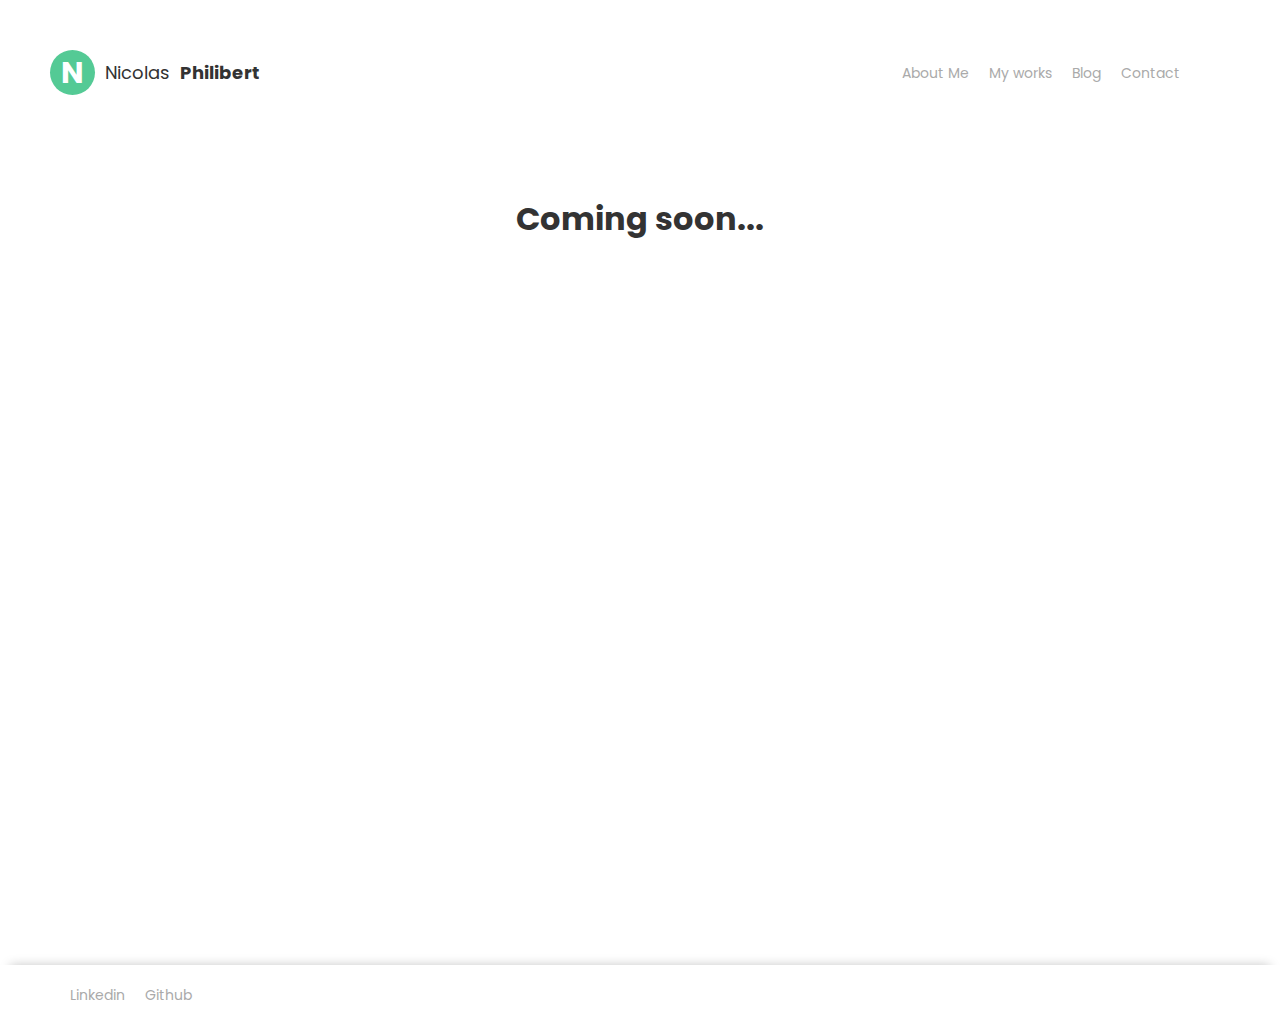
<file: blog.html>
<!DOCTYPE html>
<html lang="en">
  <head>
    <meta charset="UTF-8" />
    <meta http-equiv="X-UA-Compatible" content="IE=edge" />
    <meta name="viewport" content="width=device-width, initial-scale=1.0" />
    <link rel="stylesheet" href="./style/main.css" />
    <link rel="stylesheet" href="./style/mobile/mobile.css" />
    <link rel="preconnect" href="https://fonts.gstatic.com" />
    <link rel="shortcut icon" href="./img/IMG_1866.jpg" />
    <script defer src="./js/index.js" type="text/javascript"></script>
    <link
      href="https://fonts.googleapis.com/css2?family=Poppins&display=swap"
      rel="stylesheet"
    />
    <title>Nicolas Philibert</title>
  </head>
  <body>
    <header class="header">
      <a href="./index.html" class="name">
        <div class="cicle">N</div>
        <div>
          <span class="firstname">Nicolas</span>
          <span class="lastname">Philibert</span>
        </div>
      </a>

      <nav class="navbar">
        <ul class="nav-items">
          <li class="nav-item">
            <a href="./index.html">About Me</a>
          </li>

          <li class="nav-item">
            <a href="./works.html">My works</a>
          </li>

          <li class="nav-item last-item">
            <a href="./blog.html">Blog</a>
          </li>
          <li class="nav-item last-item">
            <a href="./index.html#question">Contact</a>
          </li>
        </ul>
      </nav>
      <div class="menu-btn">
        <span class="menu-btn__burger"></span>
      </div>
    </header>
    <section style="height: 80vh">
      <style>
        h1 {
          text-align: center;
          margin-top: 100px;
        }
      </style>
      <h1>Coming soon...</h1>
      <!-- <div class="portfolio_header_container">
        <h1 class="portfolio_header">Blogs</h1>
      </div>

      <div class="works_photos">
        <a class="work_link" href="./project1.html">
          <img src="./img/chatapp.svg" class="work" />
        </a>
        <a class="work_link" href="./project1.html">
          <img src="./img/chatapp.svg" class="work" />
        </a>
        <a class="work_link" href="./project1.html">
          <img src="./img/chatapp.svg" class="work" />
        </a>
      </div>
      <div class="works_photos works_photos_margin">
        <a class="work_link" href="./project1.html">
          <img src="./img/chatapp.svg" class="work" />
        </a>
        <a class="work_link" href="./project1.html">
          <img src="./img/chatapp.svg" class="work" />
        </a>
        <a class="work_link" href="./project1.html">
          <img src="./img/chatapp.svg" class="work" />
        </a>
      </div> -->
    </section>
    <section class="fotter">
      <div class="social_links">
        <a href="">Linkedin</a>
        <a href="">Github</a>
      </div>
    </section>
  </body>
</html>
</file>
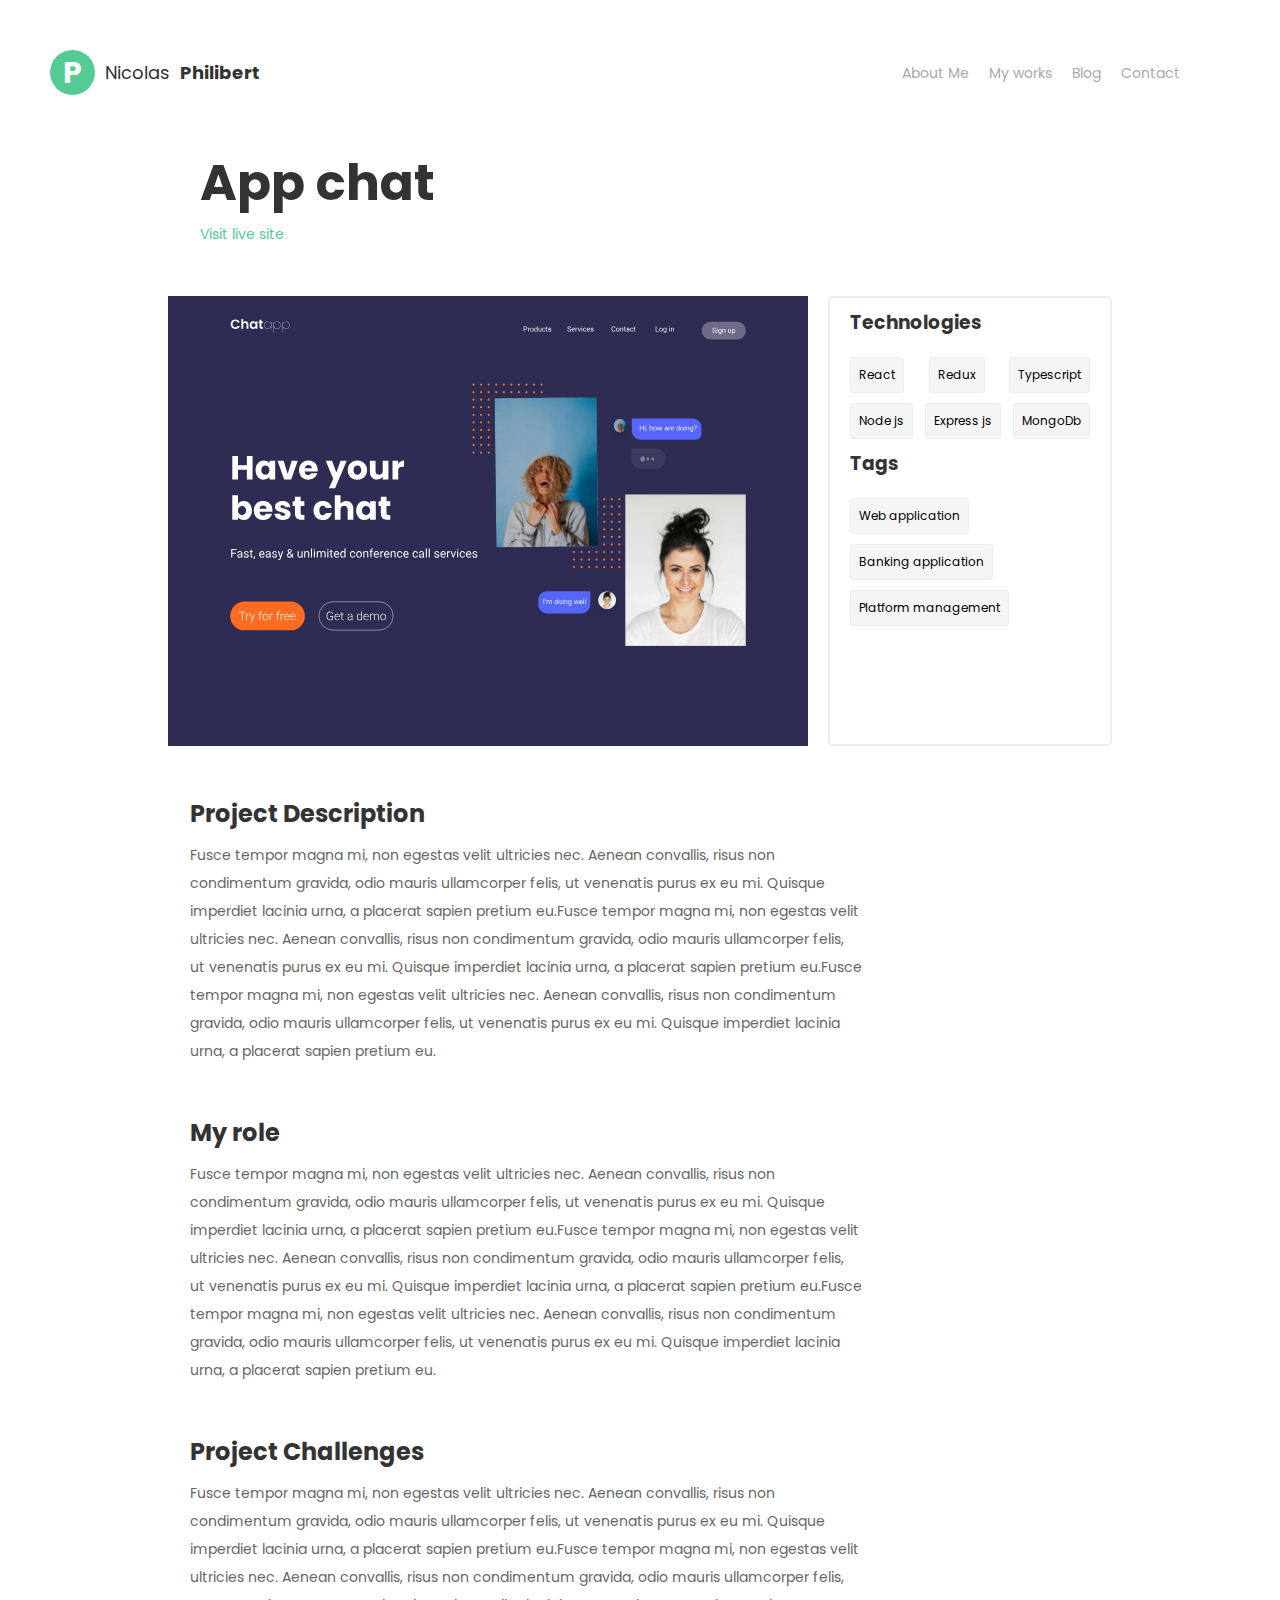
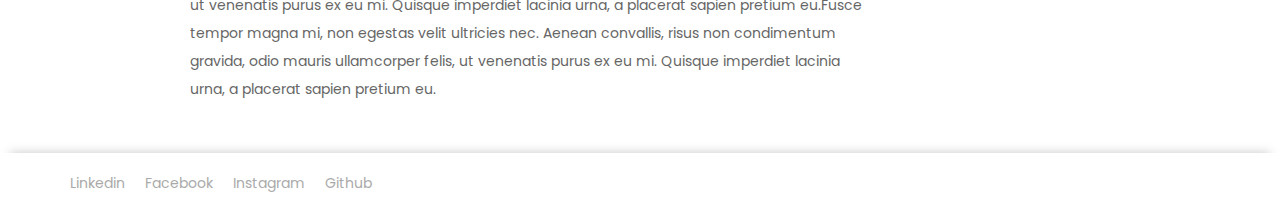
<file: project1.html>
<!DOCTYPE html>
<html lang="en">
  <head>
    <meta charset="UTF-8" />
    <meta http-equiv="X-UA-Compatible" content="IE=edge" />
    <meta name="viewport" content="width=device-width, initial-scale=1.0" />
    <link rel="stylesheet" href="./style/main.css" />
    <link rel="stylesheet" href="./style/mobile/mobile.css" />
    <link rel="preconnect" href="https://fonts.gstatic.com" />
    <script defer src="./js/index.js" type="text/javascript"></script>
    <link
      href="https://fonts.googleapis.com/css2?family=Poppins&display=swap"
      rel="stylesheet"
    />
    <title>Nicolas Philibert</title>
  </head>
  <body>
    <header class="header">
      <a href="./index.html" class="name">
        <div class="cicle">P</div>
        <div>
          <span class="firstname">Nicolas</span>
          <span class="lastname">Philibert</span>
        </div>
      </a>

      <nav class="navbar">
        <ul class="nav-items">
          <li class="nav-item">
            <a href="./index.html">About Me</a>
          </li>

          <li class="nav-item">
            <a href="./works.html">My works</a>
          </li>

          <li class="nav-item last-item">
            <a href="./blog.html">Blog</a>
          </li>
          <li class="nav-item last-item">
            <a href="./index.html#question">Contact</a>
          </li>
        </ul>
      </nav>
      <div class="menu-btn">
        <span class="menu-btn__burger"></span>
      </div>
    </header>
    <section class="projects">
      <div class="project_overview">
        <h1 class="project_name">App chat</h1>
        <a class="site">Visit live site</a>
      </div>

      <div class="slider_container">
        <div id="slider">
          <figure>
            <img src="./img/chatapp.svg" />
            <img src="./img/cesar-rincon-1024x1024.jpg" />
            <img src="./img/chatapp.svg" />
            <img src="./img/chatapp.svg" />
            <img src="./img/chatapp.svg" />
          </figure>
        </div>

        <div class="project_des">
          <h3 class="technologies_header">Technologies</h3>

          <div class="technologies">
            <div class="tech_item">React</div>
            <div class="tech_item">Redux</div>
            <div class="tech_item">Typescript</div>
            <div class="tech_item">Node js</div>
            <div class="tech_item">Express js</div>
            <div class="tech_item">MongoDb</div>
          </div>

          <h3 class="technologies_header">Tags</h3>

          <div class="technologies">
            <div class="tech_item">Web application</div>
            <div class="tech_item">Banking application</div>
            <div class="tech_item">Platform management</div>
          </div>
        </div>
      </div>
      <div class="project_explain_container">
        <h2 class="project_desc_header">Project Description</h2>
        <p class="project_explain">
          Fusce tempor magna mi, non egestas velit ultricies nec. Aenean
          convallis, risus non condimentum gravida, odio mauris ullamcorper
          felis, ut venenatis purus ex eu mi. Quisque imperdiet lacinia urna, a
          placerat sapien pretium eu.Fusce tempor magna mi, non egestas velit
          ultricies nec. Aenean convallis, risus non condimentum gravida, odio
          mauris ullamcorper felis, ut venenatis purus ex eu mi. Quisque
          imperdiet lacinia urna, a placerat sapien pretium eu.Fusce tempor
          magna mi, non egestas velit ultricies nec. Aenean convallis, risus non
          condimentum gravida, odio mauris ullamcorper felis, ut venenatis purus
          ex eu mi. Quisque imperdiet lacinia urna, a placerat sapien pretium
          eu.
        </p>

        <h2 class="project_desc_header">My role</h2>
        <p class="project_explain">
          Fusce tempor magna mi, non egestas velit ultricies nec. Aenean
          convallis, risus non condimentum gravida, odio mauris ullamcorper
          felis, ut venenatis purus ex eu mi. Quisque imperdiet lacinia urna, a
          placerat sapien pretium eu.Fusce tempor magna mi, non egestas velit
          ultricies nec. Aenean convallis, risus non condimentum gravida, odio
          mauris ullamcorper felis, ut venenatis purus ex eu mi. Quisque
          imperdiet lacinia urna, a placerat sapien pretium eu.Fusce tempor
          magna mi, non egestas velit ultricies nec. Aenean convallis, risus non
          condimentum gravida, odio mauris ullamcorper felis, ut venenatis purus
          ex eu mi. Quisque imperdiet lacinia urna, a placerat sapien pretium
          eu.
        </p>

        <h2 class="project_desc_header">Project Challenges</h2>
        <p class="project_explain">
          Fusce tempor magna mi, non egestas velit ultricies nec. Aenean
          convallis, risus non condimentum gravida, odio mauris ullamcorper
          felis, ut venenatis purus ex eu mi. Quisque imperdiet lacinia urna, a
          placerat sapien pretium eu.Fusce tempor magna mi, non egestas velit
          ultricies nec. Aenean convallis, risus non condimentum gravida, odio
          mauris ullamcorper felis, ut venenatis purus ex eu mi. Quisque
          imperdiet lacinia urna, a placerat sapien pretium eu.Fusce tempor
          magna mi, non egestas velit ultricies nec. Aenean convallis, risus non
          condimentum gravida, odio mauris ullamcorper felis, ut venenatis purus
          ex eu mi. Quisque imperdiet lacinia urna, a placerat sapien pretium
          eu.
        </p>
      </div>
    </section>
    <section class="fotter">
      <div class="social_links">
        <a href="">Linkedin</a>
        <a href="">Facebook</a>
        <a href="">Instagram</a>
        <a href="">Github</a>
      </div>
    </section>
  </body>
</html>
</file>
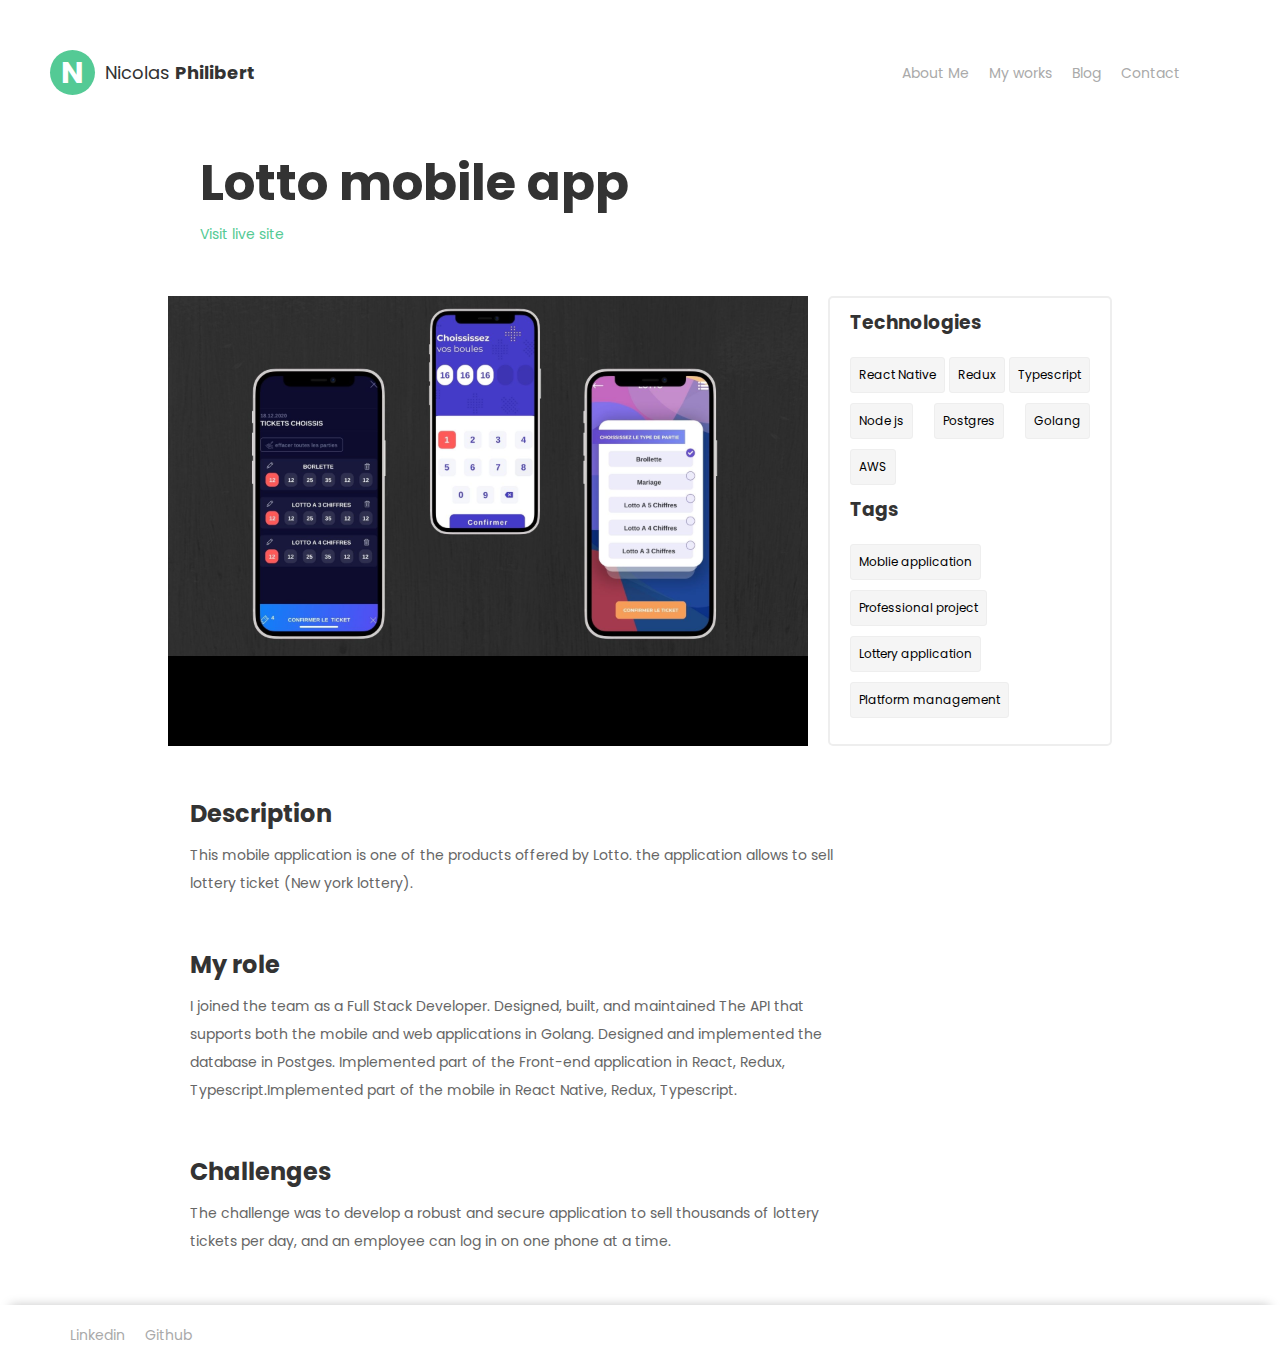
<file: project_1.html>
<!DOCTYPE html>
<html lang="en">
  <head>
    <meta charset="UTF-8" />
    <meta http-equiv="X-UA-Compatible" content="IE=edge" />
    <meta name="viewport" content="width=device-width, initial-scale=1.0" />
    <link rel="stylesheet" href="./style/main.css" />
    <link rel="stylesheet" href="./style/mobile/mobile.css" />
    <link rel="preconnect" href="https://fonts.gstatic.com" />
    <link rel="shortcut icon" href="./img/IMG_1866.jpg" />
    <script defer src="./js/index.js" type="text/javascript"></script>
    <link
      href="https://fonts.googleapis.com/css2?family=Poppins&display=swap"
      rel="stylesheet"
    />
    <title>Nicolas Philibert</title>
  </head>
  <body>
    <header class="header">
      <a href="./index.html" class="name">
        <div class="cicle">N</div>
        <span class="firstname">Nicolas</span>
        <span class="lastname">Philibert</span>
      </a>

      <nav class="navbar">
        <ul class="nav-items">
          <li class="nav-item">
            <a href="./index.html">About Me</a>
          </li>

          <li class="nav-item">
            <a href="./works.html">My works</a>
          </li>

          <li class="nav-item last-item">
            <a href="./blog.html">Blog</a>
          </li>
          <li class="nav-item last-item">
            <a href="./index.html#question">Contact</a>
          </li>
        </ul>
      </nav>
      <div class="menu-btn">
        <span class="menu-btn__burger"></span>
      </div>
    </header>
    <section class="projects">
      <div class="project_overview">
        <h1 class="project_name">Lotto mobile app</h1>
        <a class="site" href="https://lotto-six.vercel.app/" target="_blank"
          >Visit live site</a
        >
      </div>

      <div class="slider_container">
        <div id="slider" class="bg_color_black">
          <figure>
            <img src="./img/lotto_app_mobile_2 1.svg" />
            <img src="./img/lotto_app_mobile_3 1.svg" />
          </figure>
        </div>

        <div class="project_des">
          <h3 class="technologies_header">Technologies</h3>

          <div class="technologies">
            <div class="tech_item">React Native</div>
            <div class="tech_item">Redux</div>
            <div class="tech_item">Typescript</div>
            <div class="tech_item">Node js</div>
            <div class="tech_item">Postgres</div>
            <div class="tech_item">Golang</div>
            <div class="tech_item">AWS</div>
          </div>

          <h3 class="technologies_header">Tags</h3>

          <div class="technologies">
            <div class="tech_item">Moblie application</div>
            <div class="tech_item">Professional project</div>
            <div class="tech_item">Lottery application</div>

            <div class="tech_item">Platform management</div>
          </div>
        </div>
      </div>
      <div class="project_explain_container">
        <h2 class="project_desc_header">Description</h2>
        <p class="project_explain">
          This mobile application is one of the products offered by Lotto. the
          application allows to sell lottery ticket (New york lottery).
        </p>

        <h2 class="project_desc_header">My role</h2>
        <p class="project_explain">
          I joined the team as a Full Stack Developer. Designed, built, and
          maintained The API that supports both the mobile and web applications
          in Golang. Designed and implemented the database in Postges.
          Implemented part of the Front-end application in React, Redux,
          Typescript.Implemented part of the mobile in React Native, Redux,
          Typescript.
        </p>

        <h2 class="project_desc_header">Challenges</h2>

        <p class="project_explain">
          The challenge was to develop a robust and secure application to sell
          thousands of lottery tickets per day, and an employee can log in on
          one phone at a time.
        </p>
      </div>
    </section>
    <section class="fotter">
      <div class="social_links">
        <a href="">Linkedin</a>
        <a href="">Github</a>
      </div>
    </section>
  </body>
</html>
</file>
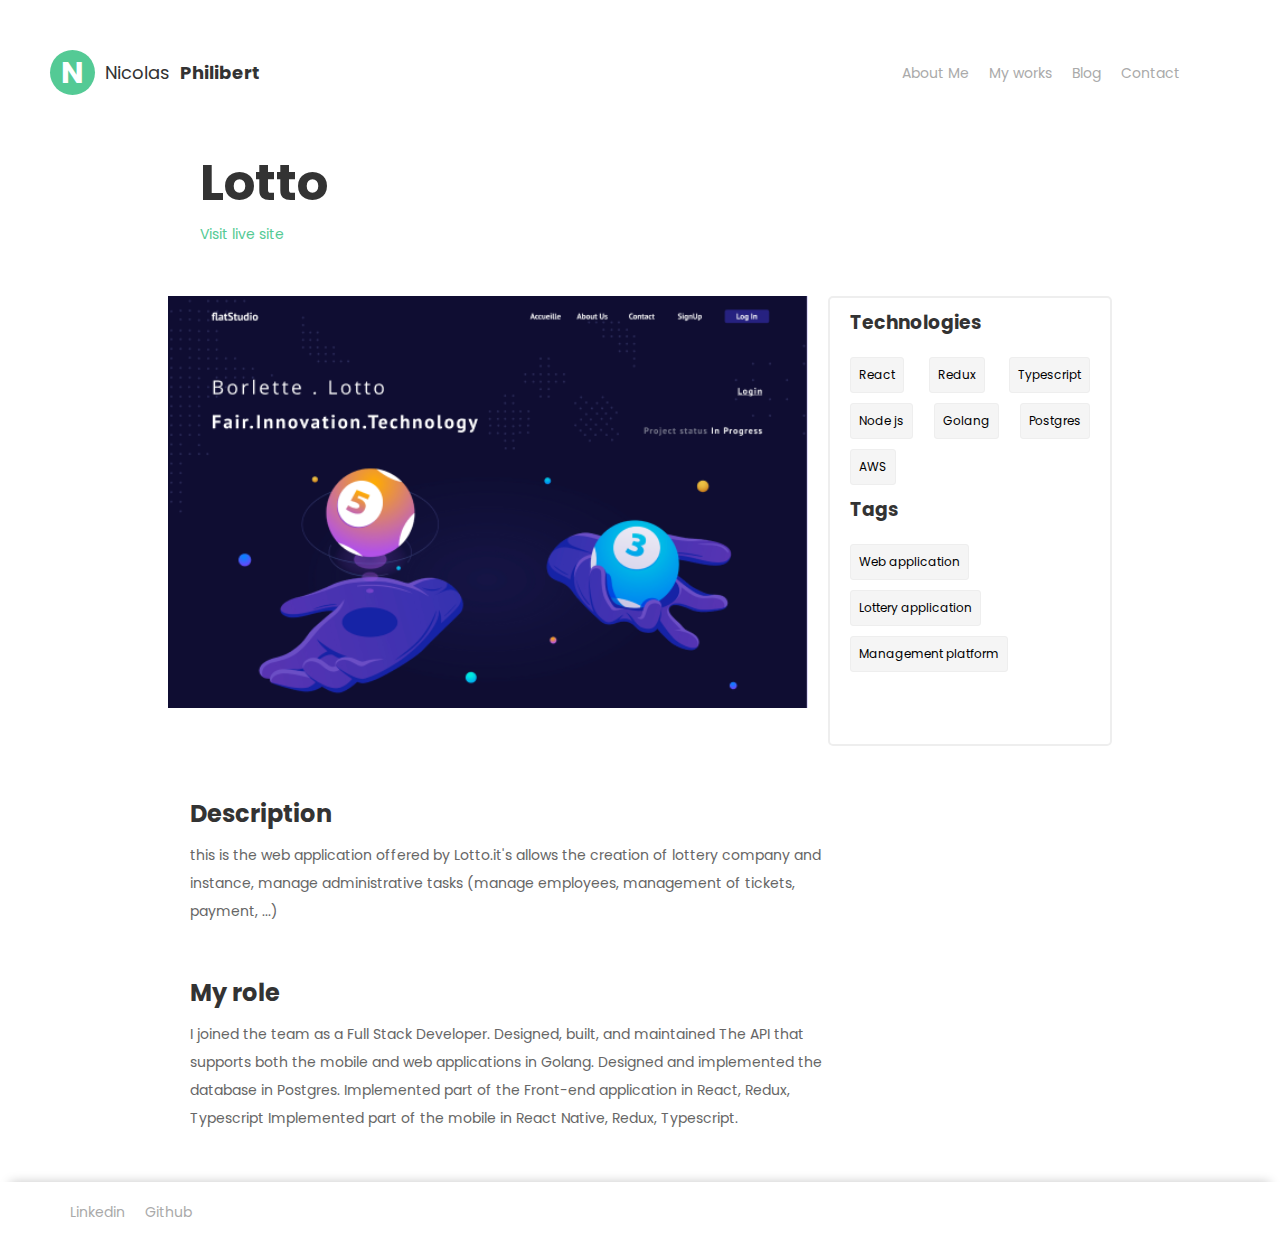
<file: project_2.html>
<!DOCTYPE html>
<html lang="en">
  <head>
    <meta charset="UTF-8" />
    <meta http-equiv="X-UA-Compatible" content="IE=edge" />
    <meta name="viewport" content="width=device-width, initial-scale=1.0" />
    <link rel="stylesheet" href="./style/main.css" />
    <link rel="stylesheet" href="./style/mobile/mobile.css" />
    <link rel="preconnect" href="https://fonts.gstatic.com" />
    <link rel="shortcut icon" href="./img/IMG_1866.jpg" />
    <script defer src="./js/index.js" type="text/javascript"></script>
    <link
      href="https://fonts.googleapis.com/css2?family=Poppins&display=swap"
      rel="stylesheet"
    />
    <title>Nicolas Philibert</title>
  </head>
  <body>
    <header class="header">
      <a href="./index.html" class="name">
        <div class="cicle">N</div>
        <div>
          <span class="firstname">Nicolas</span>
          <span class="lastname">Philibert</span>
        </div>
      </a>

      <nav class="navbar">
        <ul class="nav-items">
          <li class="nav-item">
            <a href="./index.html">About Me</a>
          </li>

          <li class="nav-item">
            <a href="./works.html">My works</a>
          </li>

          <li class="nav-item last-item">
            <a href="./blog.html">Blog</a>
          </li>
          <li class="nav-item last-item">
            <a href="./index.html#question">Contact</a>
          </li>
        </ul>
      </nav>
      <div class="menu-btn">
        <span class="menu-btn__burger"></span>
      </div>
    </header>
    <section class="projects">
      <div class="project_overview">
        <h1 class="project_name">Lotto</h1>
        <a class="site" href="https://lotto-six.vercel.app/" target="_blank"
          >Visit live site</a
        >
      </div>

      <div class="slider_container">
        <div id="slider">
          <figure>
            <img src="./img/lotto_landing_page 1.svg" />
            <img src="./img/lotto_landing_page 1.svg" />
            <img src="./img/lotto_landing_page 1.svg" />
          </figure>
        </div>

        <div class="project_des">
          <h3 class="technologies_header">Technologies</h3>

          <div class="technologies">
            <div class="tech_item">React</div>
            <div class="tech_item">Redux</div>
            <div class="tech_item">Typescript</div>
            <div class="tech_item">Node js</div>
            <div class="tech_item">Golang</div>
            <div class="tech_item">Postgres</div>
            <div class="tech_item">AWS</div>
          </div>

          <h3 class="technologies_header">Tags</h3>

          <div class="technologies">
            <div class="tech_item">Web application</div>
            <div class="tech_item">Lottery application</div>
            <div class="tech_item">Management platform</div>
          </div>
        </div>
      </div>
      <div class="project_explain_container">
        <h2 class="project_desc_header">Description</h2>
        <p class="project_explain">
          this is the web application offered by Lotto.it's allows the creation
          of lottery company and instance, manage administrative tasks (manage
          employees, management of tickets, payment, ...)
        </p>

        <h2 class="project_desc_header">My role</h2>
        <p class="project_explain">
          I joined the team as a Full Stack Developer. Designed, built, and
          maintained The API that supports both the mobile and web applications
          in Golang. Designed and implemented the database in Postgres.
          Implemented part of the Front-end application in React, Redux,
          Typescript Implemented part of the mobile in React Native, Redux,
          Typescript.
        </p>

        <!-- <h2 class="project_desc_header">Project Challenges</h2>
        <p class="project_explain">
        
        </p> -->
      </div>
    </section>
    <section class="fotter">
      <div class="social_links">
        <a href="">Linkedin</a>
        <a href="">Github</a>
      </div>
    </section>
  </body>
</html>
</file>
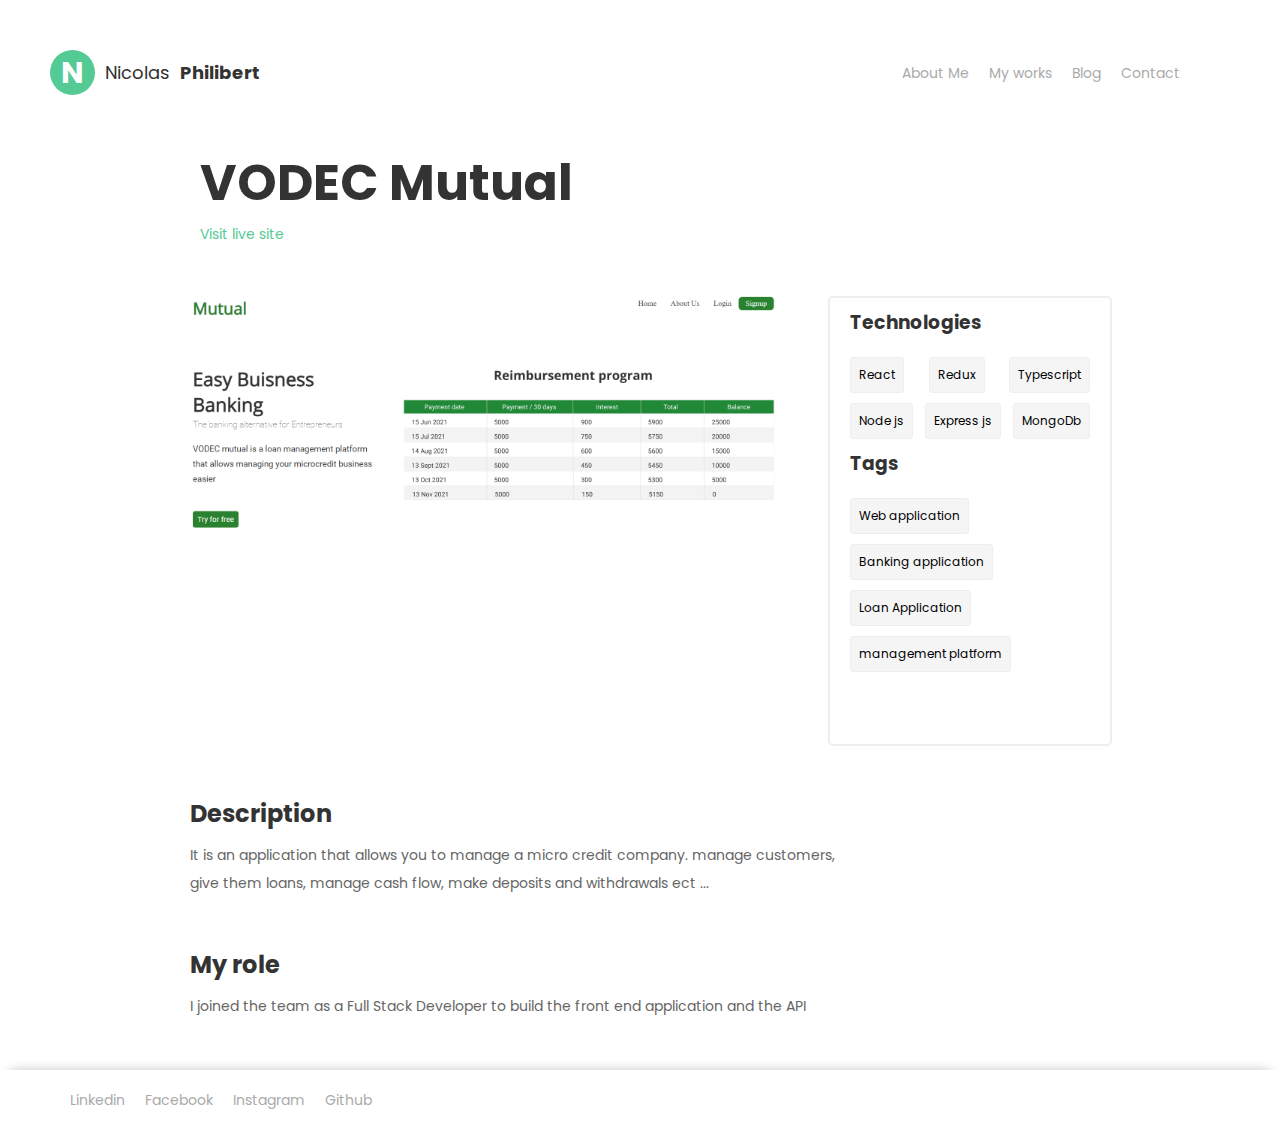
<file: project_3.html>
<!DOCTYPE html>
<html lang="en">
  <head>
    <meta charset="UTF-8" />
    <meta http-equiv="X-UA-Compatible" content="IE=edge" />
    <meta name="viewport" content="width=device-width, initial-scale=1.0" />
    <link rel="stylesheet" href="./style/main.css" />
    <link rel="stylesheet" href="./style/mobile/mobile.css" />
    <link rel="preconnect" href="https://fonts.gstatic.com" />
    <link rel="shortcut icon" href="./img/IMG_1866.jpg" />
    <script defer src="./js/index.js" type="text/javascript"></script>
    <link
      href="https://fonts.googleapis.com/css2?family=Poppins&display=swap"
      rel="stylesheet"
    />
    <title>Nicolas Philibert</title>
  </head>
  <body>
    <header class="header">
      <a href="./index.html" class="name">
        <div class="cicle">N</div>
        <div>
          <span class="firstname">Nicolas</span>
          <span class="lastname">Philibert</span>
        </div>
      </a>

      <nav class="navbar">
        <ul class="nav-items">
          <li class="nav-item">
            <a href="./index.html">About Me</a>
          </li>

          <li class="nav-item">
            <a href="./works.html">My works</a>
          </li>

          <li class="nav-item last-item">
            <a href="./blog.html">Blog</a>
          </li>
          <li class="nav-item last-item">
            <a href="./index.html#question">Contact</a>
          </li>
        </ul>
      </nav>
      <div class="menu-btn">
        <span class="menu-btn__burger"></span>
      </div>
    </header>
    <section class="projects">
      <div class="project_overview">
        <h1 class="project_name">VODEC Mutual</h1>
        <a
          class="site"
          href="https://vodecmutual.herokuapp.com/"
          target="_blank"
          >Visit live site
        </a>
      </div>

      <div class="slider_container">
        <div id="slider">
          <figure>
            <img src="/img/m1.PNG" />
            <img src="./img/m2.PNG" />
            <img src="./img/m3.PNG" />
          </figure>
        </div>

        <div class="project_des">
          <h3 class="technologies_header">Technologies</h3>

          <div class="technologies">
            <div class="tech_item">React</div>
            <div class="tech_item">Redux</div>
            <div class="tech_item">Typescript</div>
            <div class="tech_item">Node js</div>
            <div class="tech_item">Express js</div>
            <div class="tech_item">MongoDb</div>
          </div>

          <h3 class="technologies_header">Tags</h3>

          <div class="technologies">
            <div class="tech_item">Web application</div>
            <div class="tech_item">Banking application</div>
            <div class="tech_item">Loan Application</div>
            <div class="tech_item">management platform</div>
          </div>
        </div>
      </div>
      <div class="project_explain_container">
        <h2 class="project_desc_header">Description</h2>
        <p class="project_explain">
          It is an application that allows you to manage a micro credit company.
          manage customers, give them loans, manage cash flow, make deposits and
          withdrawals ect ...
        </p>

        <h2 class="project_desc_header">My role</h2>
        <p class="project_explain">
          I joined the team as a Full Stack Developer to build the front end
          application and the API
        </p>

        <!-- <h2 class="project_desc_header">Project Challenges</h2>
        <p class="project_explain">
          
        </p> -->
      </div>
    </section>
    <section class="fotter">
      <div class="social_links">
        <a href="">Linkedin</a>
        <a href="">Facebook</a>
        <a href="">Instagram</a>
        <a href="">Github</a>
      </div>
    </section>
  </body>
</html>
</file>
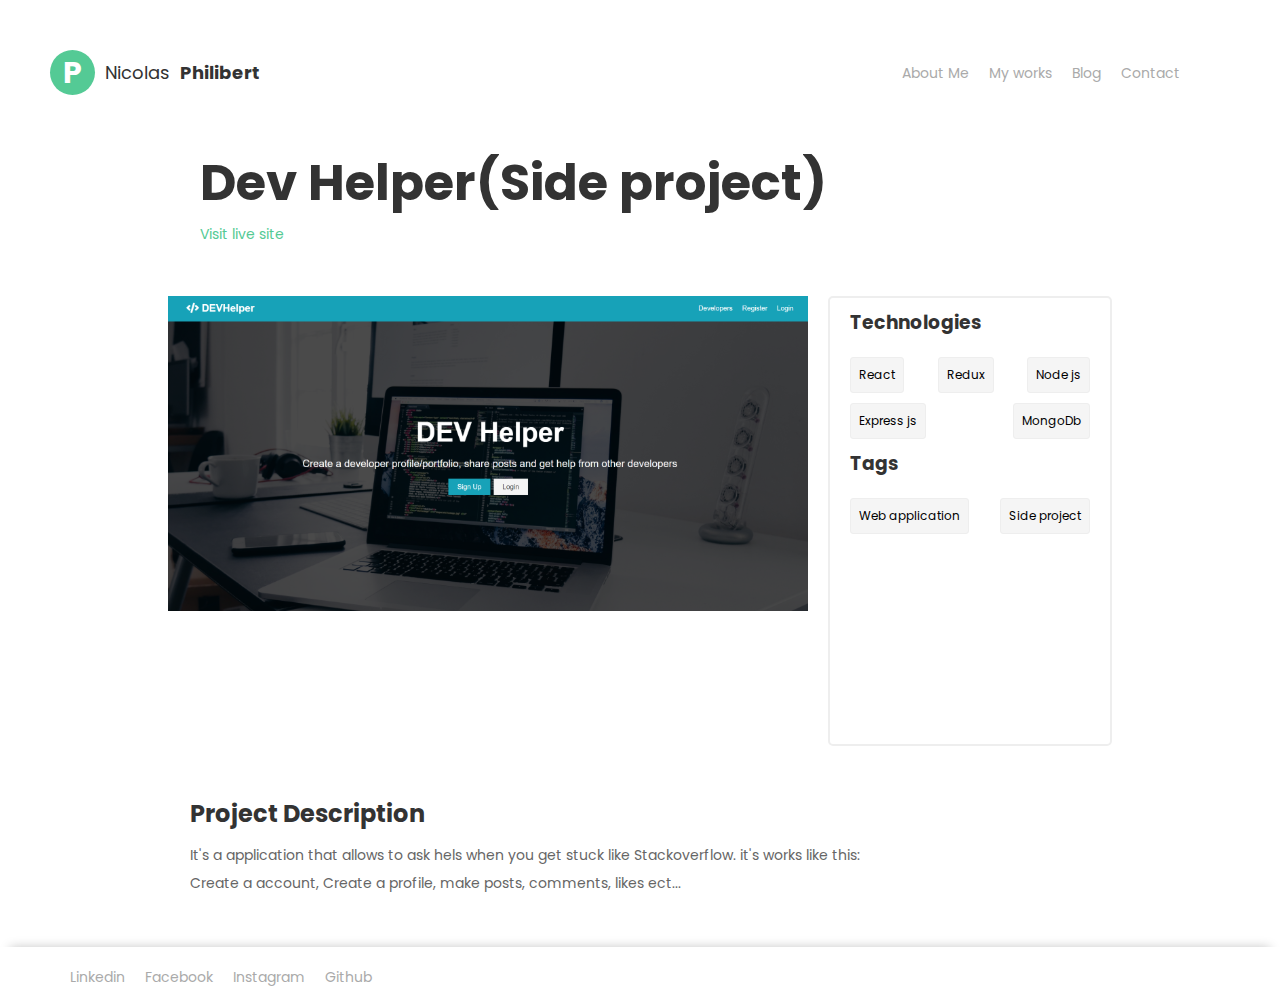
<file: project_4.html>
<!DOCTYPE html>
<html lang="en">
  <head>
    <meta charset="UTF-8" />
    <meta http-equiv="X-UA-Compatible" content="IE=edge" />
    <meta name="viewport" content="width=device-width, initial-scale=1.0" />
    <link rel="stylesheet" href="./style/main.css" />
    <link rel="stylesheet" href="./style/mobile/mobile.css" />
    <link rel="preconnect" href="https://fonts.gstatic.com" />
    <script defer src="./js/index.js" type="text/javascript"></script>
    <link
      href="https://fonts.googleapis.com/css2?family=Poppins&display=swap"
      rel="stylesheet"
    />
    <title>Nicolas Philibert</title>
  </head>
  <body>
    <header class="header">
      <a href="./index.html" class="name">
        <div class="cicle">P</div>
        <div>
          <span class="firstname">Nicolas</span>
          <span class="lastname">Philibert</span>
        </div>
      </a>

      <nav class="navbar">
        <ul class="nav-items">
          <li class="nav-item">
            <a href="./index.html">About Me</a>
          </li>

          <li class="nav-item">
            <a href="./works.html">My works</a>
          </li>

          <li class="nav-item last-item">
            <a href="./blog.html">Blog</a>
          </li>
          <li class="nav-item last-item">
            <a href="./index.html#question">Contact</a>
          </li>
        </ul>
      </nav>
      <div class="menu-btn">
        <span class="menu-btn__burger"></span>
      </div>
    </header>
    <section class="projects">
      <div class="project_overview">
        <h1 class="project_name">Dev Helper(Side project)</h1>
        <a class="site" href="/project_3.html" target="_blank"
          >Visit live site</a
        >
      </div>

      <div class="slider_container">
        <div id="slider">
          <figure>
            <img src="./img/devHelper 1.svg" />
            <img src="./img/devHelper 1.svg" />
          </figure>
        </div>

        <div class="project_des">
          <h3 class="technologies_header">Technologies</h3>

          <div class="technologies">
            <div class="tech_item">React</div>
            <div class="tech_item">Redux</div>
            <div class="tech_item">Node js</div>
            <div class="tech_item">Express js</div>
            <div class="tech_item">MongoDb</div>
          </div>

          <h3 class="technologies_header">Tags</h3>

          <div class="technologies">
            <div class="tech_item">Web application</div>
            <div class="tech_item">Side project</div>
          </div>
        </div>
      </div>
      <div class="project_explain_container">
        <h2 class="project_desc_header">Project Description</h2>
        <p class="project_explain">
          It's a application that allows to ask hels when you get stuck like
          Stackoverflow. it's works like this: Create a account, Create a
          profile, make posts, comments, likes ect...
        </p>

        <!-- <h2 class="project_desc_header">My role</h2>
        <p class="project_explain">
          Fusce tempor magna mi, non egestas velit ultricies nec. Aenean
          convallis, risus non condimentum gravida, odio mauris ullamcorper
          felis, ut venenatis purus ex eu mi. Quisque imperdiet lacinia urna, a
          placerat sapien pretium eu.Fusce tempor magna mi, non egestas velit
          ultricies nec. Aenean convallis, risus non condimentum gravida, odio
          mauris ullamcorper felis, ut venenatis purus ex eu mi. Quisque
          imperdiet lacinia urna, a placerat sapien pretium eu.Fusce tempor
          magna mi, non egestas velit ultricies nec. Aenean convallis, risus non
          condimentum gravida, odio mauris ullamcorper felis, ut venenatis purus
          ex eu mi. Quisque imperdiet lacinia urna, a placerat sapien pretium
          eu.
        </p>

        <h2 class="project_desc_header">Project Challenges</h2>
        <p class="project_explain">
          Fusce tempor magna mi, non egestas velit ultricies nec. Aenean
          convallis, risus non condimentum gravida, odio mauris ullamcorper
          felis, ut venenatis purus ex eu mi. Quisque imperdiet lacinia urna, a
          placerat sapien pretium eu.Fusce tempor magna mi, non egestas velit
          ultricies nec. Aenean convallis, risus non condimentum gravida, odio
          mauris ullamcorper felis, ut venenatis purus ex eu mi. Quisque
          imperdiet lacinia urna, a placerat sapien pretium eu.Fusce tempor
          magna mi, non egestas velit ultricies nec. Aenean convallis, risus non
          condimentum gravida, odio mauris ullamcorper felis, ut venenatis purus
          ex eu mi. Quisque imperdiet lacinia urna, a placerat sapien pretium
          eu.
        </p> -->
      </div>
    </section>
    <section class="fotter">
      <div class="social_links">
        <a href="">Linkedin</a>
        <a href="">Facebook</a>
        <a href="">Instagram</a>
        <a href="">Github</a>
      </div>
    </section>
  </body>
</html>
</file>
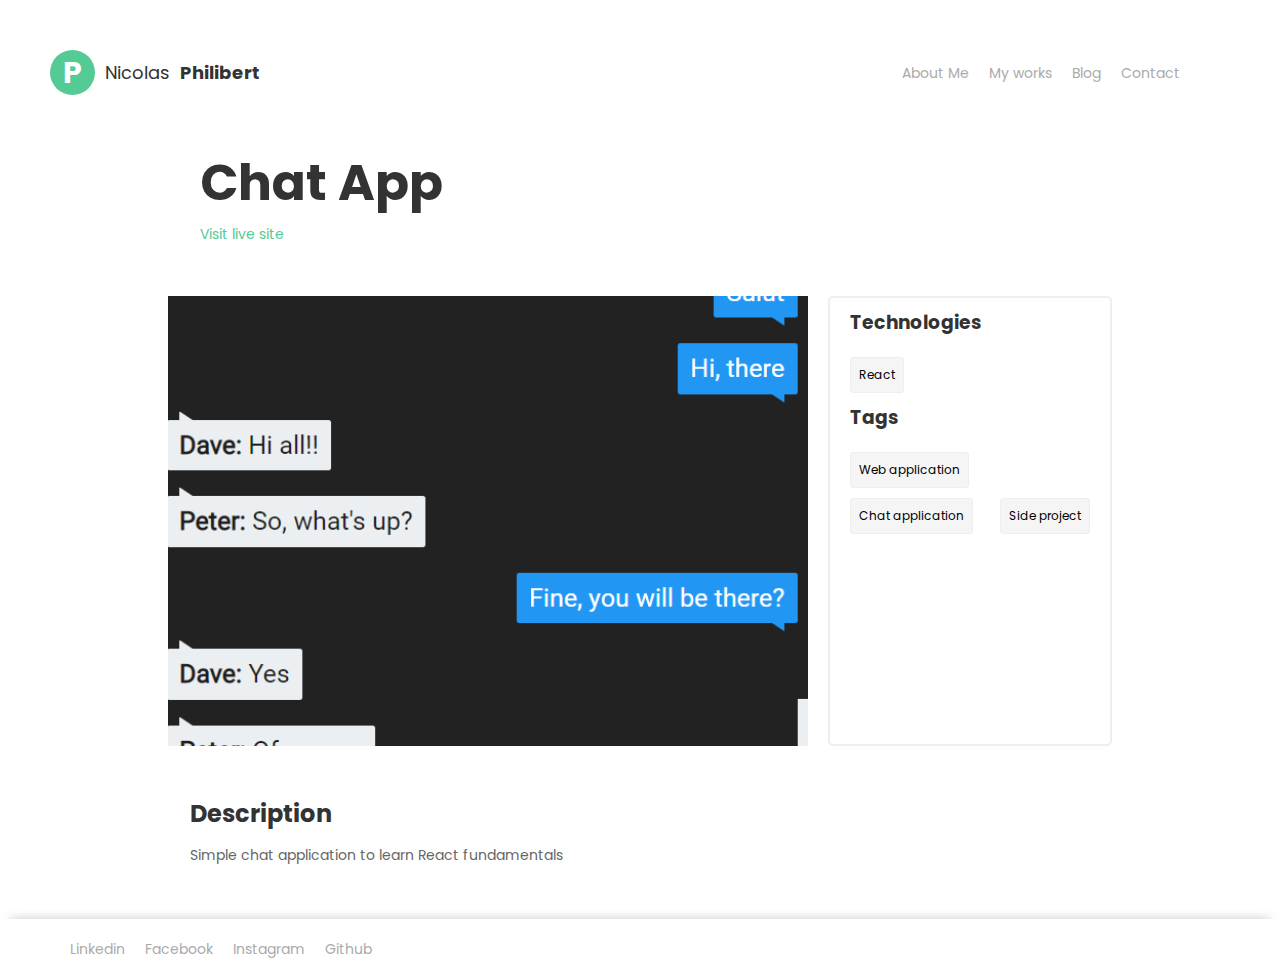
<file: project_5.html>
<!DOCTYPE html>
<html lang="en">
  <head>
    <meta charset="UTF-8" />
    <meta http-equiv="X-UA-Compatible" content="IE=edge" />
    <meta name="viewport" content="width=device-width, initial-scale=1.0" />
    <link rel="stylesheet" href="./style/main.css" />
    <link rel="stylesheet" href="./style/mobile/mobile.css" />
    <link rel="preconnect" href="https://fonts.gstatic.com" />
    <script defer src="./js/index.js" type="text/javascript"></script>
    <link
      href="https://fonts.googleapis.com/css2?family=Poppins&display=swap"
      rel="stylesheet"
    />
    <title>Nicolas Philibert</title>
  </head>
  <body>
    <header class="header">
      <a href="./index.html" class="name">
        <div class="cicle">P</div>
        <div>
          <span class="firstname">Nicolas</span>
          <span class="lastname">Philibert</span>
        </div>
      </a>

      <nav class="navbar">
        <ul class="nav-items">
          <li class="nav-item">
            <a href="./index.html">About Me</a>
          </li>

          <li class="nav-item">
            <a href="./works.html">My works</a>
          </li>

          <li class="nav-item last-item">
            <a href="./blog.html">Blog</a>
          </li>
          <li class="nav-item last-item">
            <a href="./index.html#question">Contact</a>
          </li>
        </ul>
      </nav>
      <div class="menu-btn">
        <span class="menu-btn__burger"></span>
      </div>
    </header>
    <section class="projects">
      <div class="project_overview">
        <h1 class="project_name">Chat App</h1>
        <a class="site" href="/project_5.html">Visit live site</a>
      </div>

      <div class="slider_container">
        <div id="slider">
          <figure>
            <img src="./img/chat_app_mobile 1.svg" />
            <img src="./img/chat_app_mobile 1.svg" />
            <img src="./img/chat_app_mobile 1.svg" />
            <img src="./img/chat_app_mobile 1.svg" />
          </figure>
        </div>

        <div class="project_des">
          <h3 class="technologies_header">Technologies</h3>

          <div class="technologies">
            <div class="tech_item">React</div>
          </div>

          <h3 class="technologies_header">Tags</h3>

          <div class="technologies">
            <div class="tech_item">Web application</div>
            <div class="tech_item">Chat application</div>
            <div class="tech_item">Side project</div>
          </div>
        </div>
      </div>
      <div class="project_explain_container">
        <h2 class="project_desc_header">Description</h2>
        <p class="project_explain">
          Simple chat application to learn React fundamentals
        </p>
      </div>
    </section>
    <section class="fotter">
      <div class="social_links">
        <a href="">Linkedin</a>
        <a href="">Facebook</a>
        <a href="">Instagram</a>
        <a href="">Github</a>
      </div>
    </section>
  </body>
</html>
</file>
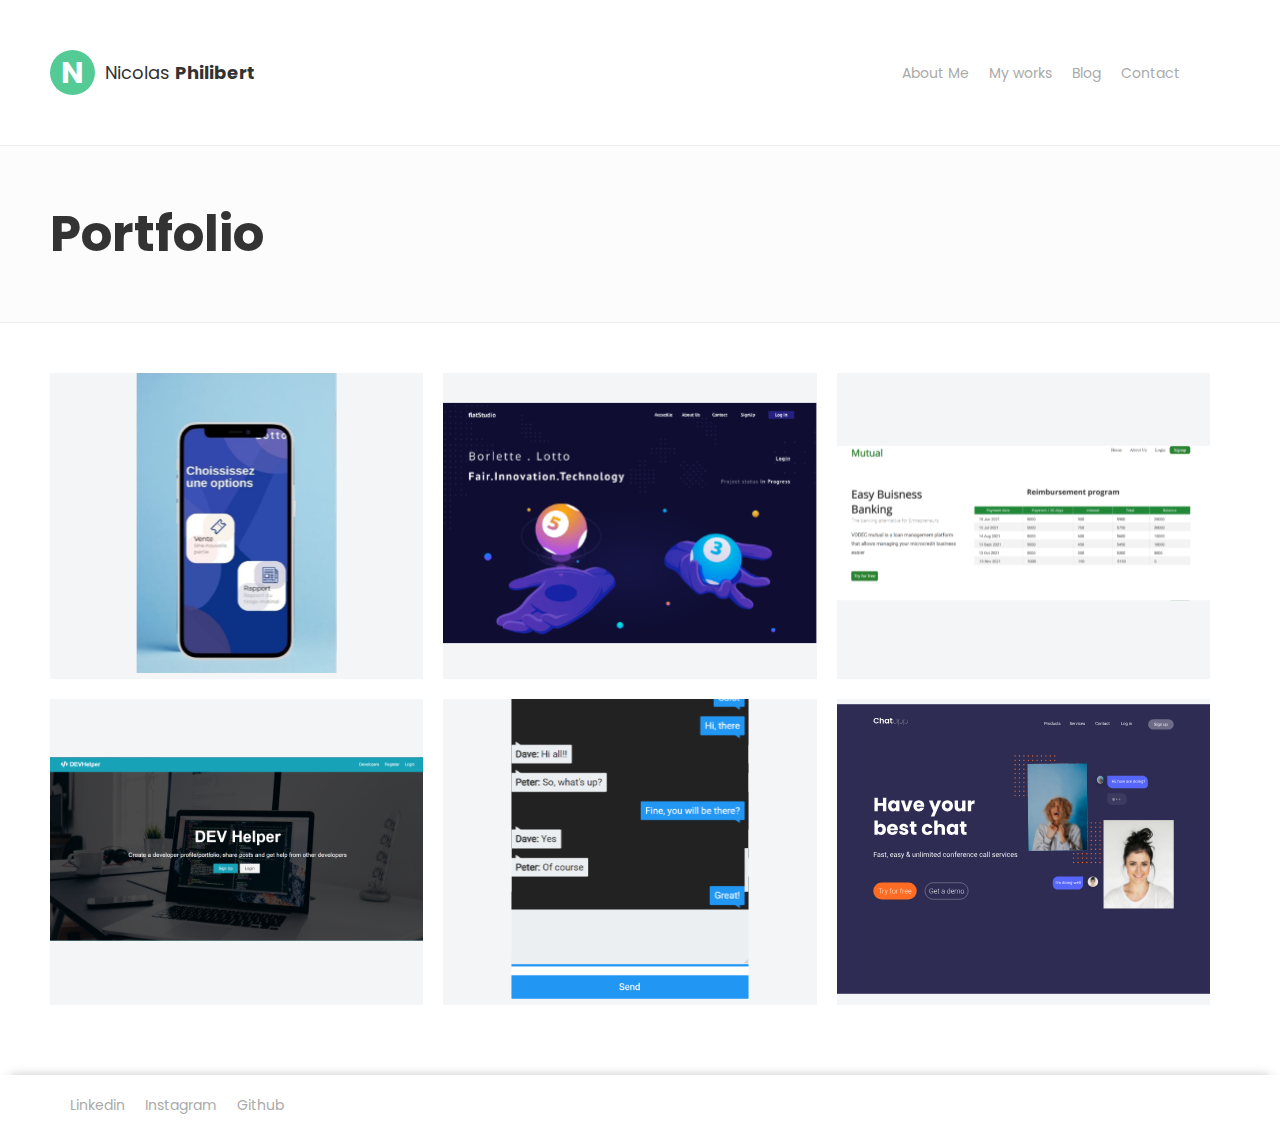
<file: works.html>
<!DOCTYPE html>
<html lang="en">
  <head>
    <meta charset="UTF-8" />
    <meta http-equiv="X-UA-Compatible" content="IE=edge" />
    <meta name="viewport" content="width=device-width, initial-scale=1.0" />
    <link rel="stylesheet" href="./style/main.css" />
    <link rel="stylesheet" href="./style/mobile/mobile.css" />
    <link rel="preconnect" href="https://fonts.gstatic.com" />
    <link rel="shortcut icon" href="./img/IMG_1866.jpg" />
    <script defer src="./js/index.js" type="text/javascript"></script>
    <link
      href="https://fonts.googleapis.com/css2?family=Poppins&display=swap"
      rel="stylesheet"
    />
    <title>Nicolas Philibert</title>
  </head>
  <body>
    <header class="header">
      <a href="./index.html" class="name">
        <div class="cicle">N</div>
        <span class="firstname">Nicolas</span>
        <span class="lastname">Philibert</span>
      </a>

      <nav class="navbar">
        <ul class="nav-items">
          <li class="nav-item">
            <a href="./index.html">About Me</a>
          </li>

          <li class="nav-item">
            <a href="./works.html">My works</a>
          </li>

          <li class="nav-item last-item">
            <a href="./blog.html">Blog</a>
          </li>
          <li class="nav-item last-item">
            <a href="./index.html#question">Contact</a>
          </li>
        </ul>
      </nav>
      <div class="menu-btn">
        <span class="menu-btn__burger"></span>
      </div>
    </header>
    <section class="works">
      <div class="portfolio_header_container">
        <h1 class="portfolio_header">Portfolio</h1>
      </div>

      <div class="works_photos">
        <a class="work_link bg_color_grey" href="./project_1.html">
          <img src="./img/lotto_app_mobile 1.svg" class="work" />
        </a>
        <a class="work_link bg_color_grey" href="./project_2.html">
          <img src="./img/lotto_landing_page 1.svg" class="work" />
        </a>
        <a class="work_link bg_color_grey" href="./project_3.html">
          <img src="./img/m1.svg" class="work" />
        </a>
      </div>
      <div class="works_photos">
        <a class="work_link bg_color_grey" href="./project_4.html">
          <img src="./img/devHelper 1.svg" class="work" />
        </a>
        <a class="work_link bg_color_grey" href="./project_5.html">
          <img src="./img/chat_app_mobile 1.svg" class="work" />
        </a>
        <a class="work_link bg_color_grey" href="/works.html">
          <img src="./img/chatapp.svg" class="work" />
        </a>
      </div>
    </section>

    <section class="fotter">
      <div class="social_links">
        <a href="">Linkedin</a>
        <a href="">Instagram</a>
        <a href="">Github</a>
      </div>
    </section>
  </body>
</html>
</file>
<file: style/main.css>
:root {
  --primary-color: #f5f5f5;
  --secondary-color: #54ca95;
  --header-color: #333;
  --text-color: #aaa;
  --paragraph-color: #666;
  --bg-color: #fcfcfc;
  --border-color: #eee;
  --bg-color-black: #000;
  --bg-color-grey: #f4f5f7;
}
* {
  margin: 0;
  padding: 0;
  box-sizing: border-box;
}
body {
  padding: 50px 50px 0 50px;
  font-family: "Poppins", sans-serif;
  /* background-color: var(--bg-color); */
  /* transition: all 0.5s ease-in-out; */
}

h1,
h2,
h3 {
  color: var(--header-color);
}

p {
  color: var(--paragraph-color);
  font-size: 14px;
  line-height: 2;
  font-family: "Poppins", sans-serif;
}
ul li {
  list-style: none;
}
a {
  text-decoration: none;
  color: var(--text-color);
  font-size: 14px;
  cursor: pointer;
}
.menu-btn {
  display: none;
}

@keyframes transitionIn {
  from {
    opacity: 0;
    /* transform: rotateX(-180deg); */
    transform: rotateY(100deg);
  }
  to {
    opacity: 1;
    /* transform: rotateX(0); */
    transform: rotateY(0);
  }
}

body {
  animation: transitionIn 0.75s;
}

.header {
  display: flex;
  justify-content: space-between;
  align-items: center;
  /* background-color: red; */
  margin-right: 50px;
}

/* .divider {
  display: none;
  background-color: var(--border-color);
  box-shadow: 2px 2px 50px 1px rgba(0, 0, 0, 0.15);
} */
.name {
  display: flex;
  justify-content: center;
  align-items: center;
  /* line-height: 32px; */
  font-size: 18px;
  color: var(--header-color);
}

.cicle {
  display: flex;
  justify-content: center;
  align-items: center;
  width: 45px;
  height: 45px;
  background-color: var(--secondary-color);
  border-radius: 50%;
  font-size: 30px;
  text-transform: uppercase;
  color: #fff;
  font-weight: bold;
  margin-right: 10px;
}

.lastname {
  font-weight: bold;
  padding: 5px;
}

.nav-items {
  display: flex;
  justify-content: flex-end;
}

.navbar {
  flex: 1;
}
.nav-item {
  margin-left: 20px;
}

/* .hero {
  width: 100%;
  height: 80vh;
  display: flex;
  justify-content: center;
  align-items: center;
} */
.hero_container {
  height: 80vh;
  display: flex;
  justify-content: center;
  align-items: center;
}

.hero_mg {
  width: 26%;
  margin-right: 50px;
}

.img_me {
  width: 100%;

  border-radius: 50%;
  /* box-shadow: 2px 2px 30px 1px rgba(0, 0, 0, 0.15); */
  border: 10px solid #fff;
  box-shadow: 0 0 25px 0 rgb(0 0 0 / 10%);
}

.hero_desc {
  width: 40%;
}

.role {
  /* margin-top: 5px; */

  font-size: 14px;
  color: var(--text-color);
}

.me {
  font-size: 35px;
  font-weight: bold;
  line-height: 56px;
  margin-bottom: 10px;
}

.profile_desc {
  width: 100%;
}

.cv-contact {
  display: flex;
  margin-top: 20px;
}

.cv,
.contact {
  border-radius: 20px;
  padding: 5px 10px;
  color: var(--paragraph-color);
  margin-right: 10px;
  box-shadow: 0 10px 10px -8px rgb(0 0 0 / 22%);
  transition: all 0.3s ease-in-out;
}

.cv {
  border: 1px solid var(--secondary-color);
}

.cv:hover {
  background-color: var(--secondary-color);
  color: #fff;
}

.contact {
  border: 1px solid var(--text-color);
}

.contact:hover {
  background-color: var(--paragraph-color);
  color: #fff;
}

/* .secvices {
  display: flex;
} */

.secvices_hero {
  padding-left: 50px;
}
.line1 {
  width: 110px;
  height: 2px;
  background-color: var(--primary-color);
  margin-left: 50px;
}

.line2 {
  width: 30px;
  height: 2px;
  background-color: var(--secondary-color);
  margin-left: 50px;
  margin-top: -2px;
}

.services_items {
  padding: 0 50px;
  margin-top: 30px;
}

.items_cont {
  display: flex;
  justify-content: space-between;
  margin-bottom: 30px;
}

.item {
  display: flex;
  margin-right: 20px;
  flex: 1;
}

.icon_container {
  margin: 8px 20px 0 0;
  /* width: 10%; */
}

.icon {
  width: 40px;
}

.service_desc h3 {
  font-size: 16px;
  margin-bottom: 10px;
}

.testimonials {
  margin-top: 100px;
}

.testimonials .line1 {
  width: 145px;
  height: 2px;
}
.testimonials .line2 {
  margin-bottom: 70px;
}
.testimonials_container {
  display: flex;
  justify-content: center;
  margin: 0 50px;
}

.item1 {
  margin-right: 50px;
}

.testimonial_item {
  width: 600px;
  border: 1px solid var(--border-color);
  border-radius: 8px;
  display: flex;
  /* font-size: 30px;
  color: red; */
}

.testimonial_prof {
  width: 30%;
  margin: -10px 0 0 -20px;
  border-radius: 50%;
}

.icon_profile {
  width: 100%;
  border-radius: 50%;
}

.testimonial_content {
  padding: 20px 25px;
}

/* .testimonial_text {
  
} */
.testimonial_pers {
  font-weight: bold;
  margin-top: 10px;
  color: var(--header-color);
}

.testimonial_pers_role {
  font-size: 12px;
  color: var(--text-color);
}

.question {
  margin-top: 100px;
}

.question_container {
  margin: 20px 0 0 50px;
  width: 700px;
}
.question_content {
  font-size: 18px;
  font-weight: bold;
  color: var(--header-color);
}

.fotter {
  margin: 50px -50px 0 -50px;
  /* border-top: 1px solid var(--paragraph-color); */
  padding: 20px;
  box-shadow: 0 -10px 10px -10px rgb(0 0 0 / 22%);
}

.social_links {
  display: flex;
  margin-left: 50px;
}

.social_links a {
  margin-right: 20px;
}
/* box-shadow: 0 10px 10px -8px rgb(0 0 0 / 22%); */

/***********Works********/
.portfolio_header_container {
  margin: 50px -50px;
  border-top: 1px solid var(--border-color);
  border-bottom: 1px solid var(--border-color);
  background-color: var(--bg-color);
}

.portfolio_header {
  padding: 50px;
  font-weight: bold;
  font-size: 50px;
}

.works_photos {
  display: flex;
  /* justify-content: space-around; */
  /* height: 48vh; */

  transition: all 0.3s ease-in-out;
}

.work_link {
  /* display: flex; */
  /* justify-content: center; */
  width: 450px;
  margin-right: 20px;
  margin-bottom: 20px;
  /* background-color: #000; */
}

.work {
  height: 300px;
  width: 100%;

  transition: all 0.3s ease-in-out;
}

/* .work:hover {
  width: 100%;
 
  transition: all 0.3s ease-in-out;
} */

/* .works_photos_margin {
  margin-top: -120px;
  margin-bottom: 0;
} */

.projects {
  padding-top: 50px;
}
.project_overview {
  padding-left: 150px;
}
.project_name {
  /* margin: 0 0 10px 125px; */
  font-size: 50px;
}
.site {
  color: var(--secondary-color);
}
.slider_container {
  display: flex;
  justify-content: space-between;
  justify-content: center;
  width: 80%;
  margin: auto;
  margin-top: 50px;
}

#slider {
  flex: 4;
  overflow: hidden;
  height: 450px;
}
#slider figure {
  /* display: flex; */
  position: relative;
  width: 500%;
  margin: 0;
  left: 0;
  animation: 10s slider infinite;
}
#slider figure img {
  width: 20%;
  float: left;
}
@keyframes slider {
  0% {
    left: 0;
  }
  20% {
    left: 0;
  }
  25% {
    left: -100%;
  }
  45% {
    left: -100%;
  }
  50% {
    left: -200%;
  }
  70% {
    left: -200%;
  }
  75% {
    left: -300%;
  }
  95% {
    left: -300%;
  }
  100% {
    left: -400%;
  }
}

.project_des {
  flex: 1.5;
  border: 2px solid var(--border-color);
  border-radius: 5px;
  margin-left: 20px;
  padding: 10px 20px;
}
.technologies_header {
  margin-bottom: 20px;
}

.technologies {
  display: flex;
  flex-wrap: wrap;
  justify-content: space-between;
}

.tech_item {
  flex-wrap: wrap;
  border: 1px solid var(--border-color);
  padding: 8px;
  border-radius: 3px;
  /* margin-right: 10px; */
  margin-bottom: 10px;
  background-color: var(--primary-color);
  font-size: 12px;
}

.project_explain_container {
  margin: 50px 0 0 140px;
  width: 57%;
}

.project_explain {
  line-height: 2;
  margin-top: 10px;
  margin-bottom: 50px;
}

.bg_color_black {
  background-color: var(--bg-color-black);
}

.bg_color_grey {
  background-color: var(--bg-color-grey);
}
</file>
<file: style/mobile/mobile.css>
:root {
  --primary-color: #f5f5f5;
  --secondary-color: #54ca95;
  --header-color: #333;
  --text-color: #aaa;
  --paragraph-color: #666;
  --bg-color: #fcfcfc;
  --border-color: #eee;
}

@media (max-width: 800px) {
  body {
    padding: 0;
  }

  .header {
    transition: all 0.5s ease-in-out;
    width: 100%;
    padding: 10px 0 0 20px;
    /* background-color: red; */
  }

  .name {
    font-size: 14px;
    display: flex;
    justify-content: space-between;
    z-index: 1000;
  }
  .cicle {
    width: 32px;
    height: 32px;
    font-size: 18px;
  }

  .navbar {
    position: absolute;
    background-color: #fff;
    right: -400px;
    top: 56px;
    display: none;

    height: 100vh;
    background-color: var(--bg-color);
    width: 100%;
    z-index: 1;
  }

  .nav-items {
    display: block;
    width: 300px;
    padding: 10px;
  }

  .nav-item {
    margin-bottom: 10px;
  }

  .menu-btn {
    flex: 1;
    display: block;
    position: absolute;
    z-index: 1;
    right: 0;
    top: 1rem;
    height: 18px;
    width: 100%;
    cursor: pointer;
    transition: all 0.5s ease-in-out;
    padding-bottom: 40px;

    box-shadow: 0px 2px 2px rgba(0, 0, 0, 0.15);
  }

  .menu-btn__burger {
    flex: 1;
    position: absolute;
    right: 0;
    top: 0.8rem;
    width: 20px;
    height: 3px;
    background: var(--header-color);
    transition: all 0.5s ease-in-out;
    margin-right: 10px;
  }

  .menu-btn__burger::before {
    content: "";
    position: absolute;
    top: -8px;
    width: 20px;
    height: 3px;
    background-color: var(--header-color);

    transition: all 0.5s ease-in-out;
  }

  .menu-btn__burger::after {
    content: "";
    position: absolute;
    top: 8px;
    width: 12px;
    height: 3px;
    background-color: var(--header-color);
    transition: all 0.5s ease-in-out;
  }

  .menu-btn__burger.open {
    transform: rotate(720deg);
    background: transparent;
  }

  .menu-btn__burger.open::before {
    width: 20px;
    transform: rotate(45deg) translate(5px, 8px);
  }
  .menu-btn__burger.open::after {
    width: 20px;
    transform: rotate(-45deg) translate(3px, -7px);
  }

  .hero {
    /* padding-top: 20px; */
    width: 100%;
    /* background-color: blue; */
  }
  .hero_container {
    display: block;
    /* background-color: red; */
    margin: 150px 10px 0 10px;
    /* text-align: center; */
    width: 100%;
  }

  .hero_mg {
    width: 50%;
    margin: auto;
  }
  .img_me {
    width: 100%;
  }

  .hero_desc {
    margin-top: 70px;
    width: 100%;
    text-align: center;
  }

  /* .role {
    font-size: 14px;
  } */
  .me {
    font-size: 30px;
  }

  .profile_desc {
    width: 80%;
    margin: auto;
  }

  .cv-contact {
    display: flex;
    justify-content: center;
  }

  .cv,
  .contact {
    padding: 5px 10px;
  }

  .secvices {
    width: 100%;
    margin-top: 70px;
    padding-top: 40px;
  }

  .secvices_hero {
    padding: 20px 0 0 20px;
  }

  .line1,
  .line2 {
    padding: 0;
    margin-left: 20px;
  }

  .services_items {
    flex-wrap: wrap;
  }

  .item {
    width: 100%;
    margin-bottom: 20px;
  }

  .testimonials {
    margin-top: 0;
  }

  .testimonials_container {
    flex-wrap: wrap;
    flex-direction: column;
    align-items: center;
    justify-content: center;
    margin: 0 10px;
  }

  .testimonial_item {
    width: 80%;
    margin: 0 20px 50px 20px;
  }

  .testimonial_prof {
    width: 100%;
    margin: -30px 0 0 -20px;
  }

  .icon_profile {
    width: 50%;
  }
  .question {
    margin-top: -20px;
  }

  .question_container {
    width: 80%;
    margin: auto;
  }

  .question_container p {
    margin-top: 30px;
    margin-bottom: 30px;
  }

  .fotter {
    margin: 0;
  }

  .social_links {
    width: 80%;
    margin: auto;
    justify-content: space-around;
  }
  .social_links a {
    font-size: 12px;
    margin: 0;
  }

  .portfolio_header_container {
    margin-top: 50px;
  }

  .portfolio_header {
    font-size: 32px;
    text-align: center;
    padding: 20px;
  }

  .works {
    height: 100%;
  }

  .works_photos {
    width: 80%;
    display: block;
    margin: auto;
  }
  .work_link {
    width: 100%;
    padding: 10px;
  }

  .work {
    width: 100%;
  }

  .works_photos_margin {
    margin-bottom: 280px;
  }

  .project_overview {
    margin: 0;
    text-align: center;
  }

  .project_name {
    font-size: 32px;
    margin: 0;
  }
  .site {
    margin: 0;
  }

  .slider_container {
    display: block;
  }

  #slider {
    width: 80%;
    height: 200px;
    margin: 0 auto;
  }

  .project_des {
    width: 80%;
    margin: 20px auto;
  }

  .project_explain_container {
    width: 80%;
    margin: auto;
  }

  .project_desc_header {
    text-align: center;
    margin-top: 40px;
  }

  .project_explain {
    width: 100%;
  }
}

.open {
  right: 0;
  display: block;
}
</file>
